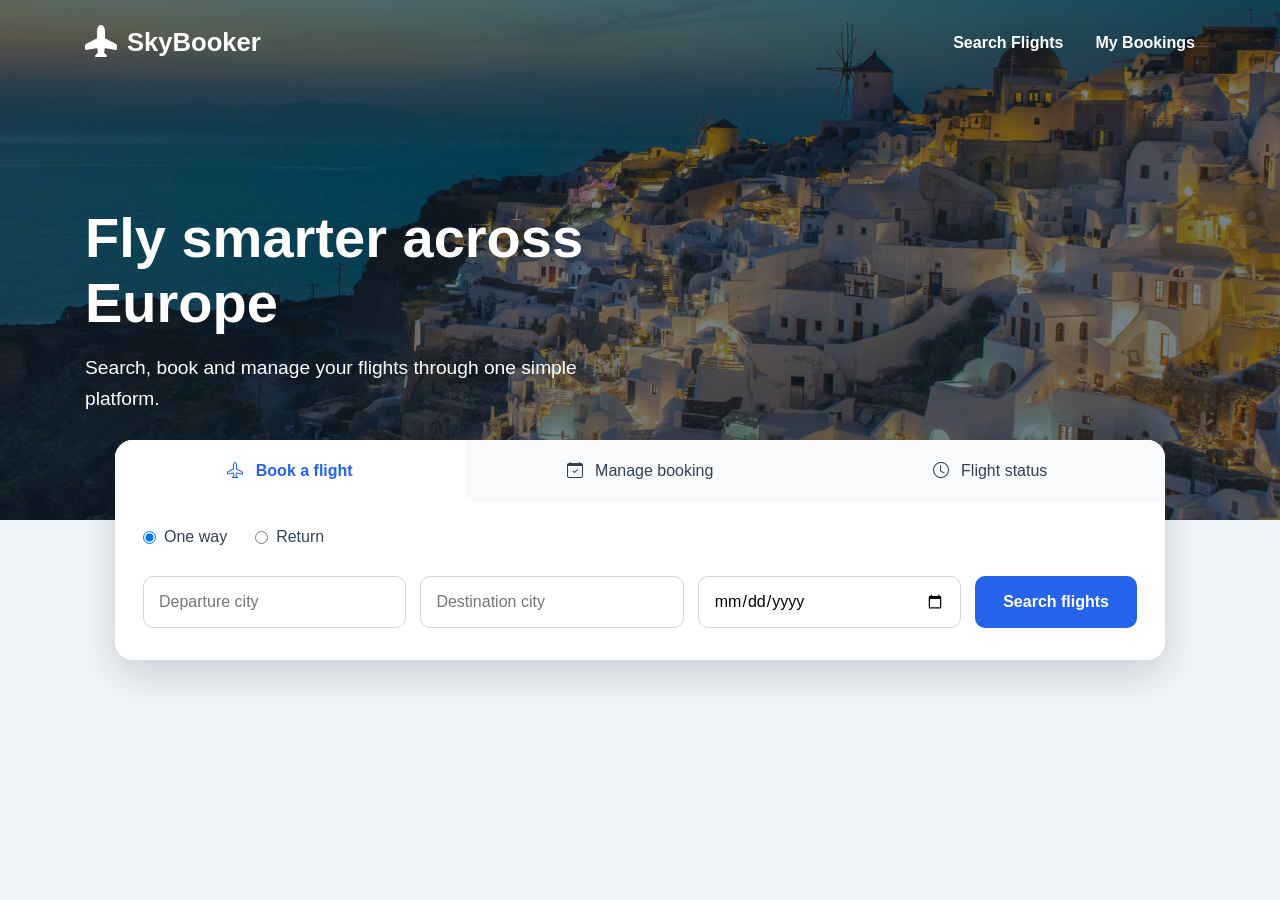
<file: SkyBooker/wwwroot/index.html>
﻿<!DOCTYPE html>
<html lang="en">
<head>
    <meta charset="UTF-8">
    <meta name="viewport" content="width=device-width, initial-scale=1.0">
    <title>SkyBooker</title>

    <!--CSS isn't loading properly in the browser, Change soon -->
    <style>
        .logo {
            color: white !important;
            text-decoration: none !important;
        }

            .logo i {
                color: white !important;
            }

            .logo span {
                color: white !important;
            }
    </style>

    <link rel="stylesheet" href="style.css">

    <link rel="stylesheet"
          href="https://cdn.jsdelivr.net/npm/bootstrap-icons@1.11.3/font/bootstrap-icons.min.css">
</head>
<body>

    <header class="hero">

        <nav class="navbar">

            <a href="index.html" class="logo">
                <i class="bi bi-airplane-fill"></i>
                <span>SkyBooker</span>
            </a>

            <div class="nav-links">
                <a href="index.html">Search Flights</a>
                <a href="bookings.html">My Bookings</a>
            </div>

        </nav>

        <div class="hero-content">
            <h1>Fly smarter across Europe</h1>
            <p>Search, book and manage your flights through one simple platform.</p>
        </div>

    </header>

    <main>
        <section class="search-card">

            <div class="tabs">
                <button class="active">
                    <i class="bi bi-airplane"></i>
                    Book a flight
                </button>

                <button>
                    <i class="bi bi-calendar-check"></i>
                    Manage booking
                </button>

                <button>
                    <i class="bi bi-clock"></i>
                    Flight status
                </button>
            </div>

            <div class="trip-options">
                <label>
                    <input type="radio" name="trip" checked>
                    One way
                </label>

                <label>
                    <input type="radio" name="trip">
                    Return
                </label>
            </div>

            <div class="search-fields">
                <input type="text" id="from" placeholder="Departure city">
                <input type="text" id="to" placeholder="Destination city">
                <input type="date" id="date">

                <button id="searchBtn">
                    Search flights
                </button>
            </div>

        </section>
    </main>




    <script src="flights.js"></script>

</body>
</html>
</file>
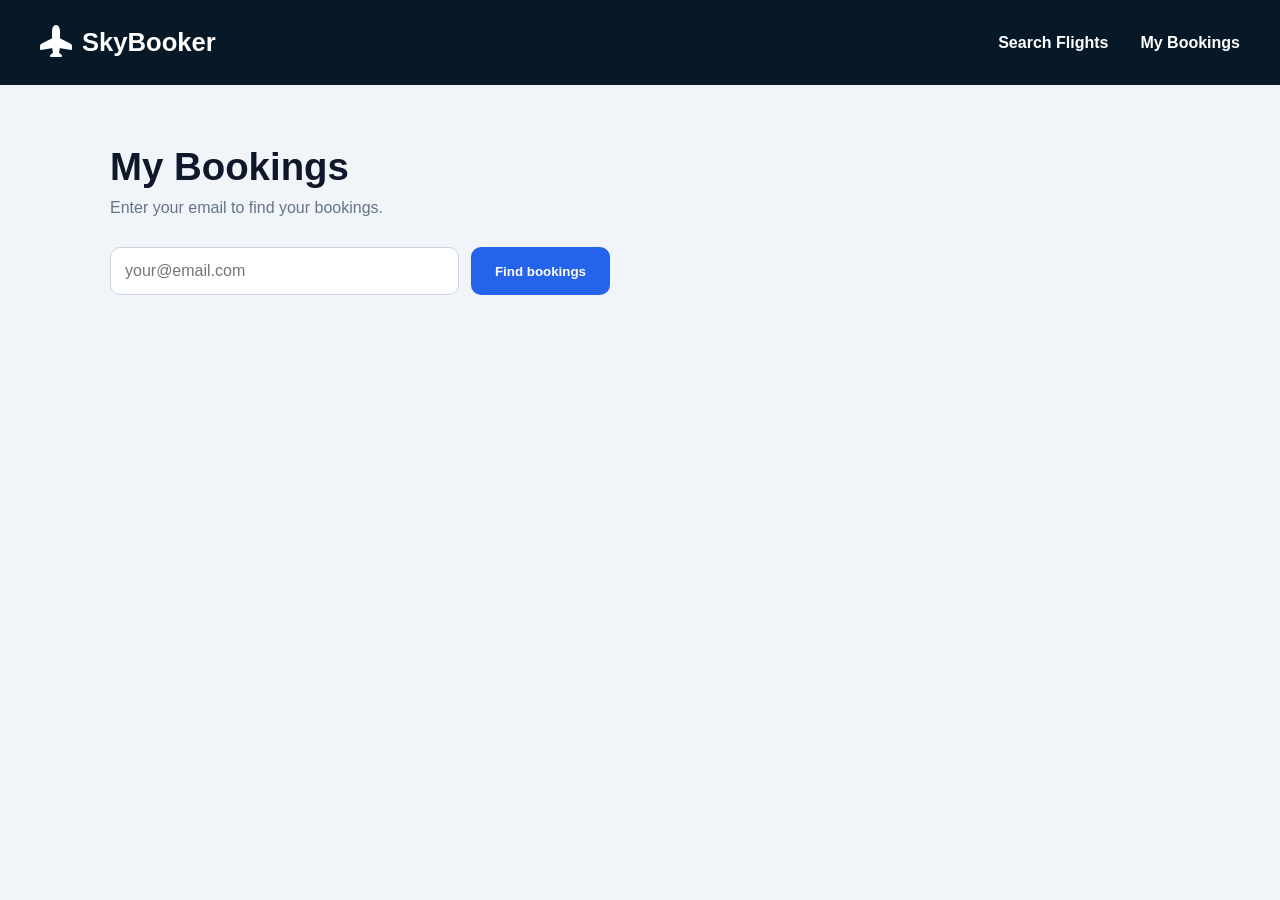
<file: SkyBooker/wwwroot/bookings.html>
﻿<!DOCTYPE html>
<html lang="en">
<head>
    <meta charset="UTF-8">
    <meta name="viewport" content="width=device-width, initial-scale=1.0">
    <title>My Bookings | SkyBooker</title>
    <link rel="stylesheet" href="style.css">
    <link rel="stylesheet" href="https://cdn.jsdelivr.net/npm/bootstrap-icons@1.11.3/font/bootstrap-icons.min.css">
    <style>
        .logo {
            color: white !important;
            text-decoration: none !important;
        }

            .logo i {
                color: white !important;
            }

            .logo span {
                color: white !important;
            }
    </style>
</head>
<body>
    <nav class="navbar dark-nav">
        <a href="index.html" class="logo">
            <i class="bi bi-airplane-fill"></i>
            <span>SkyBooker</span>
        </a>
        <div class="nav-links">
            <a href="index.html">Search Flights</a>
            <a href="bookings.html">My Bookings</a>
        </div>
    </nav>

    <main class="page-container">
        <h1>My Bookings</h1>
        <p class="page-subtitle">Enter your email to find your bookings.</p>

        <div class="booking-search-box">
            <input type="email" id="bookingEmail" placeholder="your@email.com">
            <button id="bookingSearchBtn">Find bookings</button>
        </div>

        <div id="bookingsResults"></div>
    </main>

    <script src="flights.js"></script>
</body>
</html>
</file>
<file: SkyBooker/wwwroot/style.css>
﻿* {
    margin: 0;
    padding: 0;
    box-sizing: border-box;
    font-family: Segoe UI, Arial, sans-serif;
}

body {
    background: #F1F5F9;
    color: #0F172A;
}

.hero {
    min-height: 520px;
    background: linear-gradient(rgba(7,24,39,0.55), rgba(7,24,39,0.55)), url("assets/Grekland.jpg");
    background-size: cover;
    background-position: center;
    color: white;
    position: relative;
}

.navbar {
    max-width: 1150px;
    margin: 0 auto;
    padding: 24px 20px;
    display: flex;
    justify-content: space-between;
    align-items: center;
}

.logo {
    display: flex;
    align-items: center;
    gap: 10px;
    font-size: 1.6rem;
    font-weight: 700;
    color: white !important;
    text-decoration: none !important;
}

    .logo i {
        font-size: 2rem;
        color: white !important;
    }

    .logo span {
        color: white !important;
    }

.nav-links {
    display: flex;
    gap: 32px;
}

    .nav-links a {
        color: white;
        text-decoration: none;
        font-weight: 600;
        transition: 0.2s;
    }

        .nav-links a:hover {
            opacity: 0.8;
        }

.hero-content {
    max-width: 1150px;
    margin: 120px auto 0;
    padding: 0 20px;
}

    .hero-content h1 {
        font-size: 3.5rem;
        font-weight: 600;
        max-width: 700px;
        margin-bottom: 18px;
    }

    .hero-content p {
        font-size: 1.2rem;
        max-width: 520px;
        line-height: 1.6;
    }

.search-card {
    max-width: 1050px;
    margin: -80px auto 60px;
    background: white;
    border-radius: 18px;
    box-shadow: 0 16px 40px rgba(15,23,42,0.16);
    overflow: hidden;
    position: relative;
    z-index: 10;
}

.tabs {
    display: grid;
    grid-template-columns: repeat(3,1fr);
    background: #F8FAFC;
}

    .tabs button {
        border: none;
        background: #F8FAFC;
        padding: 22px;
        font-size: 1rem;
        color: #334155;
        cursor: pointer;
    }

        .tabs button i {
            margin-right: 8px;
        }

        .tabs button.active {
            background: white;
            color: #2563EB;
            font-weight: 600;
        }

.trip-options {
    display: flex;
    gap: 28px;
    padding: 26px 28px 10px;
    color: #334155;
}

    .trip-options label {
        display: flex;
        align-items: center;
        gap: 8px;
    }

.search-fields {
    display: grid;
    grid-template-columns: 1fr 1fr 1fr auto;
    gap: 14px;
    padding: 20px 28px 32px;
}

    .search-fields input {
        padding: 15px;
        border: 1px solid #CBD5E1;
        border-radius: 10px;
        font-size: 1rem;
    }

        .search-fields input:focus {
            outline: none;
            border-color: #2563EB;
        }

    .search-fields button {
        background: #2563EB;
        color: white;
        border: none;
        padding: 15px 28px;
        border-radius: 10px;
        font-size: 1rem;
        font-weight: 600;
        cursor: pointer;
    }

        .search-fields button:hover {
            background: #1D4ED8;
        }

.dark-nav {
    background: #071827;
    max-width: none;
    padding: 24px 40px;
}

.page-container {
    max-width: 1100px;
    margin: 60px auto;
    padding: 0 20px;
}

    .page-container h1 {
        font-size: 2.4rem;
        margin-bottom: 10px;
    }

.page-subtitle {
    color: #64748B;
    margin-bottom: 30px;
}

.flights-grid {
    display: grid;
    gap: 20px;
}

.flight-card {
    background: white;
    border-radius: 16px;
    padding: 24px;
    box-shadow: 0 8px 24px rgba(15,23,42,0.10);
    display: flex;
    justify-content: space-between;
    align-items: center;
    gap: 20px;
}

    .flight-card h2 {
        margin-bottom: 10px;
    }

.flight-info {
    color: #475569;
    line-height: 1.8;
}

.flight-card button {
    background: #2563EB;
    color: white;
    border: none;
    padding: 12px 22px;
    border-radius: 10px;
    font-weight: 600;
    cursor: pointer;
}

    .flight-card button:hover {
        background: #1D4ED8;
    }

/* Responsive */

@media (max-width: 900px) {
    .hero-content h1 {
        font-size: 2.6rem;
    }

    .search-fields {
        grid-template-columns: 1fr;
    }

    .tabs {
        grid-template-columns: 1fr;
    }
}

@media (max-width: 700px) {
    .flight-card {
        flex-direction: column;
        align-items: flex-start;
    }
}

@media (max-width: 600px) {
    .navbar {
        flex-direction: column;
        gap: 18px;
    }

    .nav-links {
        gap: 18px;
        flex-wrap: wrap;
        justify-content: center;
    }

    .hero {
        min-height: 560px;
    }

    .hero-content {
        margin-top: 70px;
        text-align: center;
    }

        .hero-content h1 {
            font-size: 2.2rem;
        }

        .hero-content p {
            font-size: 1rem;
        }

    .search-card {
        margin: -70px 16px 40px;
    }

    .trip-options {
        flex-direction: column;
        gap: 12px;
    }
}


/* ── Results header ── */
.results-header {
    display: flex;
    justify-content: space-between;
    align-items: flex-end;
    margin-bottom: 28px;
}

.flight-count {
    background: #EFF6FF;
    color: #2563EB;
    font-weight: 600;
    font-size: 0.95rem;
    padding: 6px 16px;
    border-radius: 20px;
}

/* ── Flight cards ── */
.flight-card-left {
    display: flex;
    flex-direction: column;
    gap: 10px;
}

.flight-number {
    font-size: 0.85rem;
    color: #64748B;
    font-weight: 500;
}

.flight-route {
    display: flex;
    align-items: center;
    gap: 12px;
    font-size: 1.4rem;
    font-weight: 700;
    color: #0F172A;
}

    .flight-route .route-line {
        color: #2563EB;
    }

.flight-meta {
    display: flex;
    gap: 20px;
    font-size: 0.9rem;
    color: #64748B;
}

    .flight-meta span {
        display: flex;
        align-items: center;
        gap: 5px;
    }

.flight-card-right {
    display: flex;
    flex-direction: column;
    align-items: flex-end;
    gap: 12px;
}

.flight-price {
    font-size: 1.8rem;
    font-weight: 700;
    color: #0F172A;
}

    .flight-price span {
        font-size: 1rem;
        font-weight: 400;
        color: #64748B;
    }

.book-btn {
    background: #2563EB;
    color: white;
    border: none;
    padding: 12px 28px;
    border-radius: 10px;
    font-weight: 600;
    font-size: 1rem;
    cursor: pointer;
    white-space: nowrap;
}

    .book-btn:hover {
        background: #1D4ED8;
    }

/* ── No results ── */
.no-results {
    text-align: center;
    padding: 60px 20px;
    color: #64748B;
}

    .no-results i {
        font-size: 3rem;
        display: block;
        margin-bottom: 16px;
    }

    .no-results a {
        color: #2563EB;
        font-weight: 600;
    }

/* ── Modal ── */
.modal-overlay {
    display: none;
    position: fixed;
    inset: 0;
    background: rgba(7, 24, 39, 0.6);
    z-index: 100;
    align-items: center;
    justify-content: center;
}

    .modal-overlay.active {
        display: flex;
    }

.modal {
    background: white;
    border-radius: 18px;
    padding: 40px;
    width: 100%;
    max-width: 460px;
    position: relative;
}

    .modal h2 {
        font-size: 1.5rem;
        margin-bottom: 6px;
    }

.modal-route {
    color: #64748B;
    margin-bottom: 4px;
}

.modal-price {
    font-size: 1.3rem;
    font-weight: 700;
    color: #2563EB;
    margin-bottom: 24px;
}

.modal-close {
    position: absolute;
    top: 16px;
    right: 16px;
    background: none;
    border: none;
    font-size: 1.2rem;
    cursor: pointer;
    color: #64748B;
}

.form-group {
    display: flex;
    flex-direction: column;
    gap: 6px;
    margin-bottom: 16px;
}

    .form-group label {
        font-size: 0.9rem;
        font-weight: 600;
        color: #334155;
    }

    .form-group input {
        padding: 12px 14px;
        border: 1px solid #CBD5E1;
        border-radius: 10px;
        font-size: 1rem;
    }

        .form-group input:focus {
            outline: none;
            border-color: #2563EB;
        }

.submit-btn {
    width: 100%;
    background: #2563EB;
    color: white;
    border: none;
    padding: 14px;
    border-radius: 10px;
    font-size: 1rem;
    font-weight: 600;
    cursor: pointer;
    margin-top: 8px;
}

    .submit-btn:hover {
        background: #1D4ED8;
    }

.error-msg {
    color: #DC2626;
    font-size: 0.9rem;
    margin-bottom: 8px;
}

/* ── Confirmation modal ── */
.modal-confirm {
    text-align: center;
}

.confirm-icon {
    font-size: 3rem;
    color: #16A34A;
    display: block;
    margin-bottom: 16px;
}

.booking-ref-display {
    font-size: 1.8rem;
    font-weight: 700;
    letter-spacing: 2px;
    color: #2563EB;
    background: #EFF6FF;
    padding: 14px;
    border-radius: 10px;
    margin: 12px 0 16px;
}

.confirm-email {
    color: #64748B;
    margin-bottom: 24px;
    font-size: 0.95rem;
}

.view-bookings-link {
    display: block;
    margin-top: 14px;
    color: #2563EB;
    font-weight: 600;
    text-decoration: none;
}

/* ── Bookings page ── */
.booking-search-box {
    display: flex;
    gap: 12px;
    margin-bottom: 40px;
    max-width: 500px;
}

    .booking-search-box input {
        flex: 1;
        padding: 14px;
        border: 1px solid #CBD5E1;
        border-radius: 10px;
        font-size: 1rem;
    }

    .booking-search-box button {
        background: #2563EB;
        color: white;
        border: none;
        padding: 14px 24px;
        border-radius: 10px;
        font-weight: 600;
        cursor: pointer;
        white-space: nowrap;
    }

.booking-card {
    background: white;
    border-radius: 16px;
    padding: 24px;
    box-shadow: 0 8px 24px rgba(15,23,42,0.10);
    display: flex;
    align-items: center;
    gap: 24px;
    margin-bottom: 16px;
}

.booking-ref {
    font-size: 1.2rem;
    font-weight: 700;
    color: #2563EB;
    letter-spacing: 1px;
    min-width: 130px;
}

.booking-info {
    flex: 1;
    color: #475569;
    line-height: 1.8;
}

.cancel-btn {
    background: white;
    color: #DC2626;
    border: 1.5px solid #DC2626;
    padding: 10px 20px;
    border-radius: 10px;
    font-weight: 600;
    cursor: pointer;
    white-space: nowrap;
}

    .cancel-btn:hover {
        background: #FEF2F2;
    }

@media (max-width: 700px) {
    .booking-card {
        flex-direction: column;
        align-items: flex-start;
    }

    .flight-card-right {
        align-items: flex-start;
    }

    .results-header {
        flex-direction: column;
        align-items: flex-start;
        gap: 12px;
    }
}

/* Flight comparison design */

.airline-row {
    display: flex;
    align-items: center;
    gap: 12px;
}

.airline-badge {
    width: 45px;
    height: 45px;
    border-radius: 12px;
    background: #eff6ff;
    color: #2563eb;
    display: flex;
    align-items: center;
    justify-content: center;
    font-weight: 700;
}

.airline-name {
    font-size: 1rem;
}

.comparison-route {
    display: grid;
    grid-template-columns: auto minmax(150px, 1fr) auto;
    align-items: center;
    gap: 20px;
    width: 100%;
    max-width: 600px;
    margin-top: 15px;
}

.route-point {
    display: flex;
    flex-direction: column;
}

.route-time {
    font-size: 1.4rem;
    font-weight: 700;
}

.airport-code {
    color: #64748b;
    font-weight: 600;
}

.journey-summary {
    display: flex;
    flex-direction: column;
    text-align: center;
    color: #64748b;
    font-size: 0.85rem;
}

.journey-line {
    border-bottom: 1px solid #cbd5e1;
    height: 12px;
    margin-bottom: 7px;
    color: #94a3b8;
}

.direct {
    color: #059669;
}

.has-stops {
    color: #d97706;
}

.provider-label {
    color: #64748b;
    font-size: 0.85rem;
}

.deal-btn {
    display: inline-block;
    text-decoration: none;
    text-align: center;
}

@media (max-width: 700px) {
    .comparison-route {
        grid-template-columns: auto 1fr auto;
        gap: 10px;
    }

    .flight-card-right {
        width: 100%;
        align-items: stretch;
        text-align: left;
    }
}
</file>
